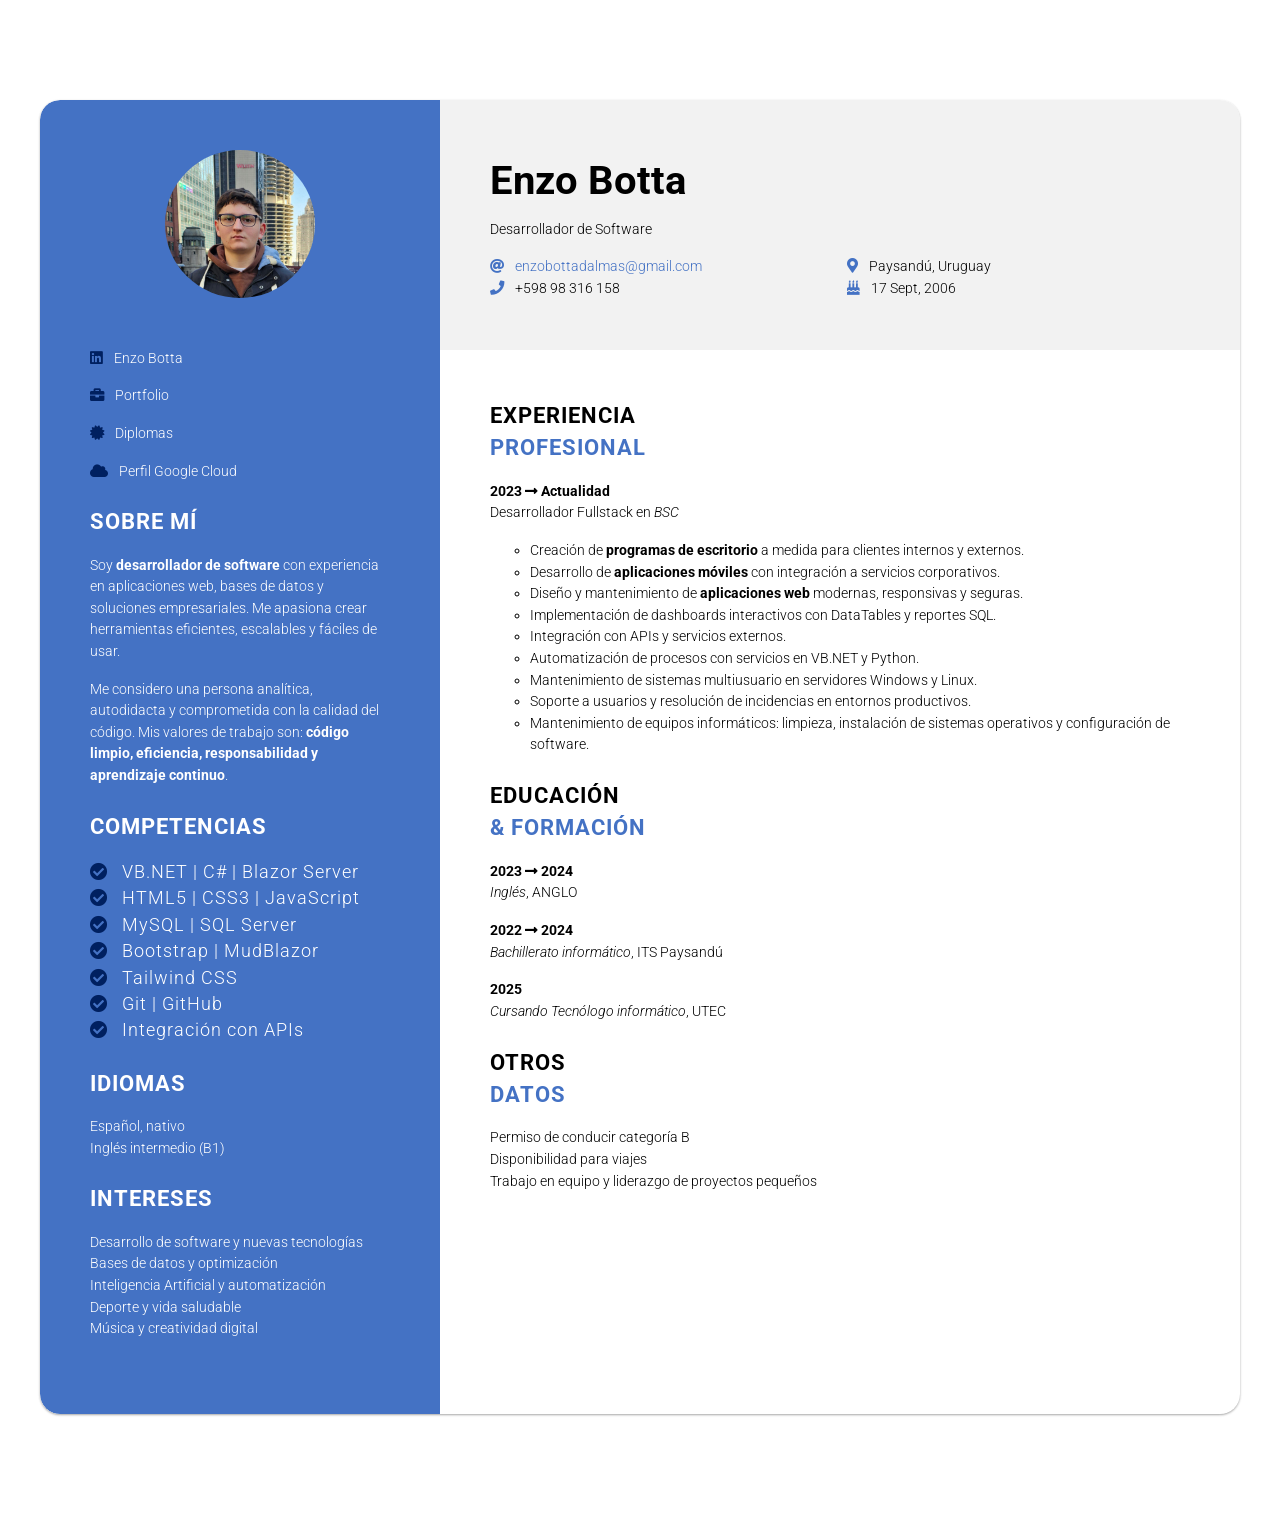
<file: src/cv_online/index.html>
<head>
    <title>Curriculum vitae</title>
    <meta charset="utf-8">
    <meta name="viewport" content="width=device-width, initial-scale=1, user-scalable=no">
    <link rel="preconnect" href="https://fonts.googleapis.com">
    <link rel="preconnect" href="https://fonts.gstatic.com" crossorigin>
    <link href="https://fonts.googleapis.com/css2?family=Roboto:ital,wght@0,300;0,400;0,700;1,400&display=swap"
        rel="stylesheet">
    <link href="https://cdnjs.cloudflare.com/ajax/libs/font-awesome/5.15.4/css/all.min.css" rel="stylesheet">
    <link href="styles.css" rel="stylesheet">
</head>

<body>
    <div class="cv-container">
        <div class="left-column">
            <img class="portait" src="yo_centrado.jpeg" />
            <div class="section">
                <p>
                    <a href="https://www.linkedin.com/in/enzo-botta-a52697334/" target="_blank">
                        <i class="icon fab fa-linkedin text-darkblue"></i> <span style="color:#ffffff;">Enzo
                            Botta</span>
                    </a>
                </p>
                <p>
                    <a href="https://enzobottaportfolio.vercel.app/" target="_blank">
                        <i class="icon fas fa-briefcase text-darkblue"></i> <span style="color:#ffffff;">Portfolio</span>
                    </a>
                </p>

                <p>
                <a href="https://drive.google.com/drive/folders/16JoHkefXDmVdhYFFHDwD_KKhIX2GQ_xZ?usp=sharing" target="_blank">
                    <i class="icon fas fa-certificate text-darkblue"></i> 
                    <span style="color:#ffffff;">Diplomas</span>
                </a>
                </p>

                <p>
                <a href="https://www.cloudskillsboost.google/public_profiles/85695801-5978-45fd-b736-03b87e97d844" target="_blank">
                    <i class="icon fas fa-cloud text-darkblue"></i> 
                    <span style="color:#ffffff;">Perfil Google Cloud</span>
                </a>
                </p>

            </div>
            <div class="section">
                <h2>Sobre mí</h2>
                <p>
                    Soy <strong>desarrollador de software</strong> con experiencia en aplicaciones web, bases de datos y
                    soluciones empresariales. Me apasiona crear herramientas eficientes, escalables y fáciles de usar.
                </p>
                <p>
                    Me considero una persona analítica, autodidacta y comprometida con la calidad del código. Mis
                    valores de trabajo son: <strong>código limpio, eficiencia, responsabilidad y aprendizaje
                        continuo</strong>.
                </p>
            </div>
            <div class="section">
                <h2>Competencias</h2>
                <ul class="skills">
                    <li><i class="icon fas fa-check-circle text-darkblue"></i> VB.NET &#124; C# &#124; Blazor Server
                    </li>
                    <li><i class="icon fas fa-check-circle text-darkblue"></i> HTML5 &#124; CSS3 &#124; JavaScript</li>
                    <li><i class="icon fas fa-check-circle text-darkblue"></i> MySQL &#124; SQL Server</li>
                    <li><i class="icon fas fa-check-circle text-darkblue"></i> Bootstrap &#124; MudBlazor</li>
                    <li><i class="icon fas fa-check-circle text-darkblue"></i> Tailwind CSS</li>
                    <li><i class="icon fas fa-check-circle text-darkblue"></i> Git &#124; GitHub</li>
                    <li><i class="icon fas fa-check-circle text-darkblue"></i> Integración con APIs</li>
                </ul>
            </div>
            <div class="section">
                <h2>Idiomas</h2>
                <p>
                    Español, nativo
                    <br>
                    Inglés intermedio (B1)
                </p>
            </div>
            <div class="section">
                <h2>Intereses</h2>
                <p>
                    Desarrollo de software y nuevas tecnologías
                    <br>
                    Bases de datos y optimización
                    <br>
                    Inteligencia Artificial y automatización
                    <br>
                    Deporte y vida saludable
                    <br>
                    Música y creatividad digital
                </p>
            </div>
        </div>
        <div class="right-column">
            <div class="header">
                <h1>Enzo Botta</h1>
                <p>Desarrollador de Software</p>
                <ul class="infos">
                    <li><i class="icon fas fa-at text-blue"></i> <a
                            href="mailto:enzobottadalmas@gmail.com">enzobottadalmas@gmail.com</a></li>
                    <li><i class="icon fas fa-phone text-blue"></i> +598 98 316 158</li>
                    <li><i class="icon fas fa-map-marker-alt text-blue"></i> Paysandú, Uruguay</li>
                    <li><i class="icon fas fa-birthday-cake text-blue"></i> 17 Sept, 2006</li>
                </ul>
            </div>
            <div class="content">
                <div class="section">
                    <h2>Experiencia <br><span class="text-blue">profesional</span></h2>
                    <p>
                        <strong>2023 <i class="fas fa-long-arrow-alt-right"></i> Actualidad</strong>
                        <br>
                        Desarrollador Fullstack en <em>BSC</em>
                    </p>
                    <ul class="experience-list">
                        <li>Creación de <strong>programas de escritorio</strong> a medida para clientes internos y
                            externos.</li>
                        <li>Desarrollo de <strong>aplicaciones móviles</strong> con integración a servicios
                            corporativos.</li>
                        <li>Diseño y mantenimiento de <strong>aplicaciones web</strong> modernas, responsivas y seguras.
                        </li>
                        <li>Implementación de dashboards interactivos con DataTables y reportes SQL.</li>
                        <li>Integración con APIs y servicios externos.</li>
                        <li>Automatización de procesos con servicios en VB.NET y Python.</li>
                        <li>Mantenimiento de sistemas multiusuario en servidores Windows y Linux.</li>
                        <li>Soporte a usuarios y resolución de incidencias en entornos productivos.</li>
                        <li>Mantenimiento de equipos informáticos: limpieza, instalación de sistemas operativos y
                            configuración de software.</li>
                    </ul>
                </div>
                <div class="section">
                    <h2>Educación <br><span class="text-blue">& formación</span></h2>
                    <p>
                        <strong>2023 <i class="fas fa-long-arrow-alt-right"></i> 2024</strong>
                        <br>
                        <em>Inglés</em>, ANGLO
                    </p>
                    <p>
                        <strong>2022 <i class="fas fa-long-arrow-alt-right"></i> 2024</strong>
                        <br>
                        <em>Bachillerato informático</em>, ITS Paysandú
                    </p>
                    <p>
                        <strong>2025</strong>
                        <br>
                        <em>Cursando Tecnólogo informático</em>, UTEC
                    </p>
                </div>
                <div class="section">
                    <h2>Otros <br><span class="text-blue">datos</span></h2>
                    <p>
                        Permiso de conducir categoría B
                        <br>
                        Disponibilidad para viajes
                        <br>
                        Trabajo en equipo y liderazgo de proyectos pequeños
                    </p>
                </div>
            </div>
        </div>
    </div>
</body>
</file>
<file: src/cv_online/styles.css>
/* GENERAL */
*{
  margin: 0;
  box-sizing: border-box;
}

body{
  font-family: Roboto;
  font-weight: 300;
  font-size: .9rem;
  line-height: 1.5;
}

a{
  text-decoration: none;
  color: #4472C4;
}

a:hover{
  text-decoration: underline;
}

p{
  margin: 0 0 1rem;
}

h1{
  margin: 0 0 1rem;
  font-size: 2.5rem;
  margin-bottom: .5rem;
}

h2{
  margin: 0 0 1rem;
  letter-spacing: 1px;
  text-transform: uppercase;
}

.text-blue{
  color: #4472C4;
}

.text-darkblue{
  color: #002060;
}

.text-uppercase{
  text-transform: uppercase; 
}

.icon{
  margin-right: .5rem;
}

.cv-container{
  display: grid;
  grid-template-columns: 1fr 1fr 1fr;
  grid-template-areas: "left-column right-column right-column";
  width: 1200px;
  margin: 100px auto;
  box-shadow: 0 1px 3px rgba(0,0,0,0.12), 0 1px 2px rgba(0,0,0,0.24);
}

.section{
  margin-bottom: 1.5rem;
}

/* LEFT COLUMN */
.left-column{
  grid-area: left-column;
  padding: 50px;
  background-color: #4472C4;
  color: white;
}

.portait{
  border-radius: 50%;
  max-width: 150px;
  margin: auto;
  display: block;
  margin-bottom: 50px;
}

.skills{
  list-style-type: none;
  padding: 0;
  font-size: 1.1rem;
  letter-spacing: 1px;
  margin: 0 0 1rem;
}

/* RIGHT COLUMN */
.right-column{
  grid-area: right-column;
  display: grid;
  grid-template-rows: 250px 1fr;
  grid-template-areas: 
    "header"
    "content";
}

/* HEADER */
.header{
  grid-area: header;
  padding: 50px;
  background-color: #F2F2F2;
  display: flex;
  flex-direction: column;
  justify-content: center;
}

.infos{
  columns: 2;
  list-style-type: none;
  padding: 0;
}

/* CONTENT */
.content{
  grid-area: content;
  padding: 50px;
}

.experience-list{
  list-style-type: circle;
}

.cv-container{
  display: grid;
  grid-template-columns: 1fr 1fr 1fr;
  grid-template-areas: "left-column right-column right-column";
  width: 1200px;
  margin: 100px auto;
  box-shadow: 0 1px 3px rgba(0,0,0,0.12), 0 1px 2px rgba(0,0,0,0.24);
  border-radius: 20px;   /* 🔹 Esquinas redondeadas */
  overflow: hidden;      /* 🔹 Evita que el contenido sobresalga */
}

.left-column{
  grid-area: left-column;
  padding: 50px;
  background-color: #4472C4;
  color: white;
  border-top-left-radius: 20px;   /* 🔹 Redondea arriba a la izquierda */
  border-bottom-left-radius: 20px;/* 🔹 Redondea abajo a la izquierda */
}

.right-column{
  grid-area: right-column;
  display: grid;
  grid-template-rows: 250px 1fr;
  grid-template-areas: 
    "header"
    "content";
  border-top-right-radius: 20px;   /* 🔹 Redondea arriba a la derecha */
  border-bottom-right-radius: 20px;/* 🔹 Redondea abajo a la derecha */
}

.header{
  grid-area: header;
  padding: 50px;
  background-color: #F2F2F2;
  display: flex;
  flex-direction: column;
  justify-content: center;
  border-top-right-radius: 20px; /* 🔹 Encabezado redondeado */
}
/* PRINT STYLES */
@media print {
  body {
    background: #fff;
  }
  .cv-container {
    width: 100%;
    margin: 0;
    box-shadow: none;
    border-radius: 0;
  }
  .left-column {
    background: #2F5597 !important;
    color: white !important;
    -webkit-print-color-adjust: exact;
    print-color-adjust: exact;
  }
  .header {
    background: #f4f6f8 !important;
    -webkit-print-color-adjust: exact;
    print-color-adjust: exact;
  }
  a {
    color: #2F5597 !important;
    text-decoration: none;
  }
}
</file>
